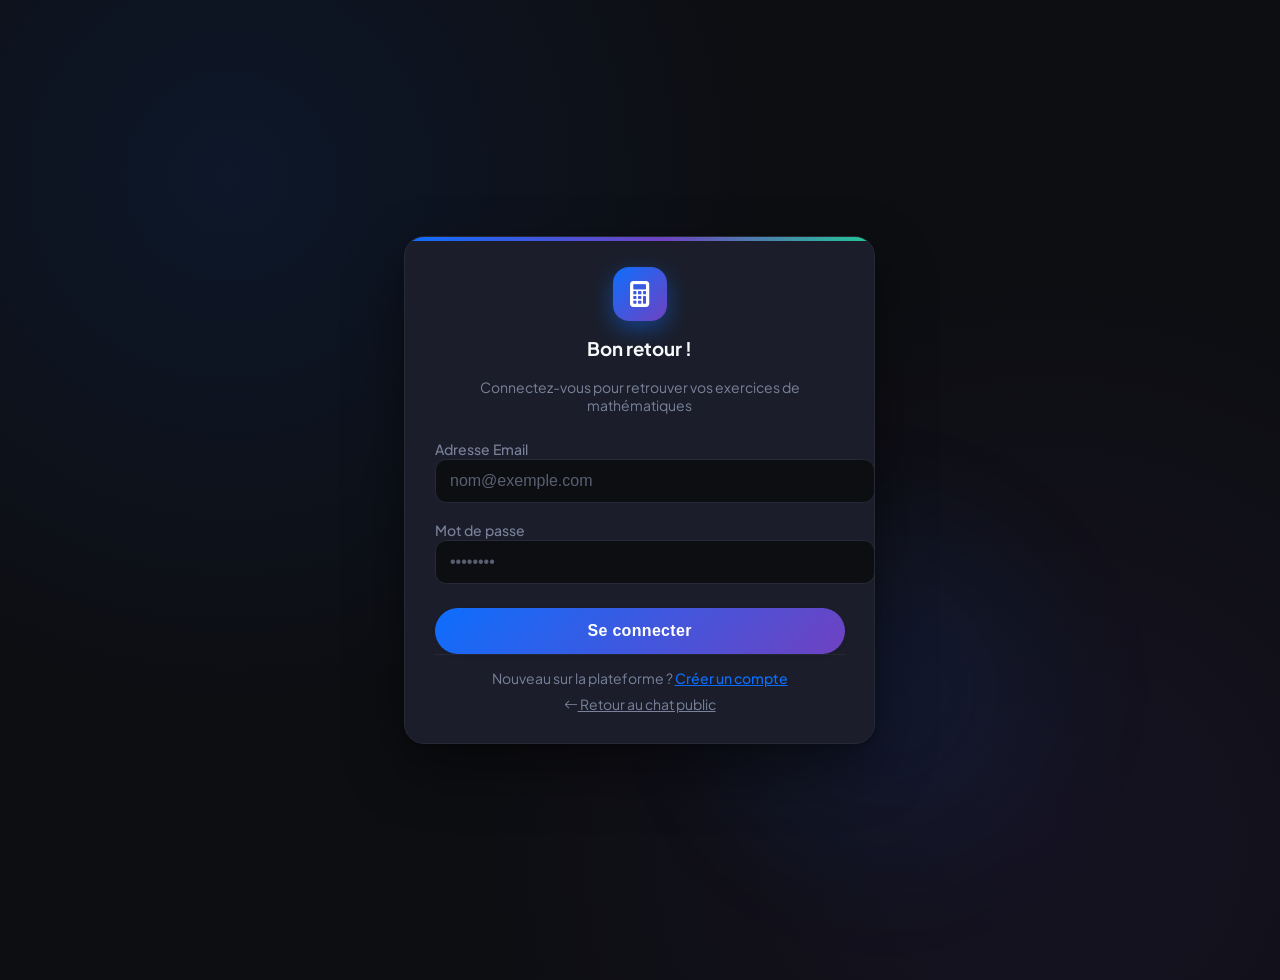
<file: frontend/index.html>
<!DOCTYPE html>
<html lang="fr" data-theme="sombre">
<head>
  <meta charset="UTF-8">
  <meta name="viewport" content="width=device-width, initial-scale=1.0">
  <meta name="description" content="AI Math Chatbot - Assistant intelligent pour résoudre vos problèmes de mathématiques étape par étape.">
  <title>AI Math Chatbot - Résolveur Premium</title>

  <script>
    if (!localStorage.getItem("token")) {
      window.location.href = "pages/connexion.html";
    }
  </script>

  <link href="./css/bootstrap.min.css" rel="stylesheet">
  <link href="./css/style.css" rel="stylesheet">

  <link rel="stylesheet" href="./vendor/katex/katex.min.css">
  <script src="./vendor/katex/katex.min.js"></script>
  <script src="./vendor/katex/auto-render.min.js"></script>

  <link rel="stylesheet" href="./vendor/bootstrap-icons/bootstrap-icons.min.css">

  <style>
    :root, :root[data-theme="sombre"]{
      --bg-void:#0B0D14; --bg-panel:#11141D; --bg-panel-2:#161A26;
      --bg-bubble-bot:#161A26; --bg-bubble-user:#2A2748;
      --ink:#E7E6F0; --ink-dim:#8C8FA3; --line:#232737;
      --accent:#8B7CFF; --accent-soft:rgba(139,124,255,0.12);
      --radius-lg:20px; --radius-sm:10px;
    }

    /* ── MODE CLAIR : palette dédiée, lisible, pas un simple inversion ── */
    :root[data-theme="clair"]{
      --bg-void:#F6F5FB; --bg-panel:#FFFFFF; --bg-panel-2:#F0EEF9;
      --bg-bubble-bot:#FFFFFF; --bg-bubble-user:#EDE9FE;
      --ink:#1E1B2E; --ink-dim:#6B6680; --line:#E2DFF0;
      --accent:#6F5FE8; --accent-soft:rgba(111,95,232,0.10);
      --radius-lg:20px; --radius-sm:10px;
    }
    *{ box-sizing:border-box; }

    html,body{ height:100%; }

    body{
      font-family: -apple-system, "Segoe UI", Roboto, Helvetica, Arial, sans-serif;
      background:
        radial-gradient(ellipse 900px 500px at 12% -10%, rgba(139,124,255,0.10), transparent 60%),
        radial-gradient(ellipse 700px 500px at 110% 10%, rgba(242,183,5,0.06), transparent 55%),
        var(--bg-void);
      color: var(--ink);
      margin:0;
    }
    [data-theme="clair"] body{
      background:
        radial-gradient(ellipse 900px 500px at 12% -10%, rgba(111,95,232,0.06), transparent 60%),
        radial-gradient(ellipse 700px 500px at 110% 10%, rgba(242,183,5,0.05), transparent 55%),
        var(--bg-void);
    }

    /* ── Surcharge des classes Bootstrap codées en dur pour le mode sombre,
       afin qu'elles restent lisibles en mode clair ── */
    [data-theme="clair"] .text-light{ color: var(--ink) !important; }
    [data-theme="clair"] .text-secondary{ color: var(--ink-dim) !important; }
    [data-theme="clair"] .text-muted{ color: var(--ink-dim) !important; }
    [data-theme="clair"] .border-secondary{ border-color: var(--line) !important; }
    [data-theme="clair"] .bg-transparent{ background-color: transparent !important; }
    [data-theme="clair"] .dropdown-menu-manuel{ box-shadow:0 12px 30px -10px rgba(30,27,46,0.15); }
    [data-theme="clair"] .sidebar::before{ color: rgba(111,95,232,0.06); }
    [data-theme="clair"] .sidebar .text-primary.fw-bold{ color:#FFFFFF !important; }
    [data-theme="clair"] .msg-bot .bubble{ box-shadow:0 2px 10px rgba(30,27,46,0.05); }
    [data-theme="clair"] .msg-user .bubble{ border-color: rgba(111,95,232,0.18); }
    [data-theme="clair"] ::-webkit-scrollbar-thumb{ background: var(--line); }
    [data-theme="clair"] .sidebar{ box-shadow: 2px 0 12px rgba(30,27,46,0.03); }


    /* ── Typographie d'accent : titres & math en serif éditorial ── */
    h1,h2,h3,h4,h5,h6,
    #current-chat-title{
      font-family: Georgia, "Times New Roman", serif;
      letter-spacing:-0.01em;
    }
    .katex{ font-size: 1.05em; }
    #app-wrapper{ height:100vh; overflow:hidden; }

    .sidebar{ width:280px; min-width:280px; background:var(--bg-panel); border-right:1px solid var(--line); position:relative; transition: transform .2s ease; }
    .sidebar::before{ content:"∑"; position:absolute; top:-28px; right:-18px; font-family: Georgia, 'Times New Roman', serif; font-size:170px; color:rgba(139,124,255,0.05); pointer-events:none; line-height:1; }
    .sidebar .p-3.border-bottom{ border-color:var(--line) !important; }
    .sidebar .fw-bold.fs-5{ font-family: Georgia, 'Times New Roman', serif; font-weight:600; letter-spacing:-0.01em; }
    .sidebar .text-primary.fw-bold{ display:inline-flex; align-items:center; justify-content:center; width:30px; height:30px; border-radius:9px; background:linear-gradient(135deg,var(--accent),#5B4FE0); color:#0B0D14 !important; font-family: 'Courier New', monospace; font-weight:700; font-size:15px; }

    #btn-nouveau-chat{ background:linear-gradient(135deg,var(--accent),#6F5FE8); border:none; letter-spacing:0.01em; transition:transform .15s ease, box-shadow .15s ease; box-shadow:0 6px 20px -6px rgba(139,124,255,0.55); }
    #btn-nouveau-chat:hover{ transform:translateY(-1px); box-shadow:0 10px 24px -6px rgba(139,124,255,0.65); }

    #recherche-chat{ background:var(--bg-panel-2) !important; border:1px solid var(--line) !important; border-radius:var(--radius-sm); color:var(--ink) !important; }
    #recherche-chat::placeholder{ color:var(--ink-dim); }
    #recherche-chat:focus{ border-color:var(--accent) !important; box-shadow:0 0 0 3px var(--accent-soft) !important; }

    #liste-chats{ scrollbar-width:thin; scrollbar-color:var(--line) transparent; }
    #liste-chats::-webkit-scrollbar{ width:6px; }
    #liste-chats::-webkit-scrollbar-thumb{ background:var(--line); border-radius:10px; }
    .chat-sidebar-item{ transition:background .15s ease; border:1px solid transparent; position:relative; }
    .chat-sidebar-item:hover{ background:var(--bg-panel-2) !important; border-color:var(--line); }
    .chat-sidebar-item.actif{ background:var(--accent-soft) !important; border-color:rgba(139,124,255,0.35); }
    .chat-sidebar-item.actif span{ color:var(--ink) !important; font-weight:600; }
    .btn-menu-chat{ color:var(--ink-dim); opacity:0.55; transition:opacity .15s ease, background .15s ease; background:transparent; border:none; flex-shrink:0; width:26px; height:26px; border-radius:7px; display:flex; align-items:center; justify-content:center; }
    .chat-sidebar-item:hover .btn-menu-chat, .chat-sidebar-item.actif .btn-menu-chat{ opacity:1; }
    .btn-menu-chat:hover{ color:var(--accent); background:var(--accent-soft); opacity:1; }
    /* ── Menu contextuel "Renommer / Supprimer" d'un chat ── */
    .menu-chat-contextuel{
      display:none; position:absolute; right:6px; top:calc(100% - 4px); z-index:1060;
      background:var(--bg-panel); border:1px solid var(--line); border-radius:var(--radius-sm);
      min-width:170px; padding:6px; list-style:none; margin:0; box-shadow:0 12px 30px -10px rgba(0,0,0,0.5);
    }
    .menu-chat-contextuel.ouvert{ display:block; }
    .menu-chat-contextuel button{
      display:flex; align-items:center; gap:8px; width:100%; text-align:left; background:none; border:none;
      color:var(--ink); border-radius:8px; padding:8px 10px; font-size:0.85rem;
    }
    .menu-chat-contextuel button:hover{ background:var(--accent-soft); }
    .menu-chat-contextuel button.danger{ color:#E2566B; }
    .menu-chat-contextuel button.danger:hover{ background:rgba(226,86,107,0.12); }
    #lien-mon-compte:hover, #btn-parametres:hover{ color:var(--accent) !important; }

    .main-content{ background:transparent; min-width:0; }
    .chat-header{ border-bottom:1px solid var(--line); backdrop-filter:blur(6px); }
    #current-chat-title{ font-size:1.05rem; font-weight:600; color:var(--ink) !important; }
    #btn-toggle-theme{ font-size:0.85rem !important; border:1px solid var(--line); border-radius:var(--radius-sm); }
    #btn-toggle-theme:hover{ border-color:var(--accent); color:var(--accent) !important; }
    #btn-toggle-sidebar{ display:none; border:1px solid var(--line); border-radius:var(--radius-sm); color:var(--ink-dim); }

    #welcome-message{ max-width:620px; margin:auto; }
    #welcome-message h4{ font-size:2rem; font-weight:600; background:linear-gradient(135deg,#E7E6F0,#A89BFF); -webkit-background-clip:text; background-clip:text; -webkit-text-fill-color:transparent; }
    [data-theme="clair"] #welcome-message h4{ background:linear-gradient(135deg,#1E1B2E,#6F5FE8); -webkit-background-clip:text; background-clip:text; -webkit-text-fill-color:transparent; }
    #welcome-message p{ font-size:0.98rem; }

    /* ── Suggestions rapides sur l'écran d'accueil ── */
    .suggestions-rapides{ display:flex; flex-wrap:wrap; gap:10px; justify-content:center; margin-top:22px; }
    .suggestion-chip{
      background:var(--bg-panel-2); border:1px solid var(--line); color:var(--ink);
      border-radius:14px; padding:10px 16px; font-size:0.85rem; cursor:pointer;
      transition:border-color .15s ease, transform .15s ease; text-align:left;
    }
    .suggestion-chip:hover{ border-color:var(--accent); transform:translateY(-2px); }
    .suggestion-chip i{ color:var(--accent); margin-right:6px; }

    /* ── Sélecteur de modèle (header) ── */
    #btn-selecteur-modele{ background:var(--bg-panel-2); border:1px solid var(--line); border-radius:var(--radius-sm); color:var(--ink); font-size:0.85rem; }
    #btn-selecteur-modele:hover{ border-color:var(--accent); }
    .dropdown-menu-manuel{
      display:none; position:absolute; right:0; top:calc(100% + 6px); z-index:1050;
      background:var(--bg-panel); border:1px solid var(--line); border-radius:var(--radius-sm);
      min-width:220px; padding:6px; list-style:none; margin:0; box-shadow:0 12px 30px -10px rgba(0,0,0,0.5);
    }
    .dropdown-menu-manuel.ouvert{ display:block; }
    .dropdown-menu-manuel .dropdown-item{ color:var(--ink); border-radius:8px; padding:8px 10px; font-size:0.85rem; text-decoration:none; display:block; }
    .dropdown-menu-manuel .dropdown-item:hover{ background:var(--accent-soft); }

    .msg-container{ display:flex; margin-bottom:18px; }
    .msg-bot{ justify-content:flex-start; }
    .msg-user{ justify-content:flex-end; }
    .msg-container .bubble{ max-width:72%; padding:14px 18px; line-height:1.55; font-size:0.96rem; overflow-wrap:break-word; }
    .msg-bot .bubble p:last-child{ margin-bottom:0 !important; }
    .msg-bot .bubble ul{ margin-bottom:0.5rem; }
    .texte-en-flux{ white-space:pre-wrap; }
    .msg-bot .bubble{ background:var(--bg-bubble-bot); border:1px solid var(--line); border-radius:4px var(--radius-lg) var(--radius-lg) var(--radius-lg); color:var(--ink); }
    .msg-user .bubble{ background:var(--bg-bubble-user); border:1px solid rgba(139,124,255,0.25); border-radius:var(--radius-lg) 4px var(--radius-lg) var(--radius-lg); color:var(--ink); }

    /* Lisibilité des formules mathématiques (KaTeX) — couleur liée au thème
       (avant : blanc fixe, invisible en mode clair sur fond clair) */
    .msg-bot .katex{ font-size: 1.15em; color: var(--ink); }
    .msg-bot .katex-display{
      background: var(--bg-panel-2);
      border: 1px solid var(--line);
      border-left: 3px solid var(--accent);
      border-radius: var(--radius-sm);
      padding: 14px 16px;
      margin: 10px 0 !important;
      overflow-x: auto;
    }

    /* Indicateur "l'IA réfléchit" — points animés, toujours visible */
    .typing-dots{ display:flex; align-items:center; gap:5px; padding: 4px 2px; }
    .typing-dots span{
      width:7px; height:7px; border-radius:50%;
      background: var(--accent);
      display:inline-block;
      animation: typing-bounce 1.2s infinite ease-in-out both;
    }
    .typing-dots span:nth-child(1){ animation-delay: -0.28s; }
    .typing-dots span:nth-child(2){ animation-delay: -0.14s; }
    @keyframes typing-bounce{
      0%, 80%, 100% { transform: scale(0.6); opacity:0.5; }
      40% { transform: scale(1); opacity:1; }
    }

    .input-zone{ border-top:1px solid var(--line); }
    .bg-dark-custom{ background:var(--bg-panel) !important; border-color:var(--line) !important; transition:border-color .15s ease, box-shadow .15s ease; }
    .bg-dark-custom:focus-within{ border-color:var(--accent) !important; box-shadow:0 0 0 3px var(--accent-soft); }
    #input-message{ font-size:0.97rem; }
    #input-message::placeholder{ color:var(--ink-dim); }

    /* Boutons d'action ronds (façon chatbot moderne) */
    #btn-upload, #btn-micro{
      width:38px; height:38px;
      display:flex !important; align-items:center; justify-content:center;
      border-radius:50%;
      flex-shrink:0;
    }
    #btn-upload:hover, #btn-micro:hover{
      color: var(--accent) !important;
      background: var(--accent-soft) !important;
    }
    #btn-envoyer{
      width:42px; height:42px;
      padding:0 !important;
      border-radius:50%;
      flex-shrink:0;
      display:flex; align-items:center; justify-content:center;
      background:linear-gradient(135deg,var(--accent),#6F5FE8); border:none; font-weight:600;
      transition:transform .15s ease, box-shadow .15s ease;
      white-space:nowrap;
    }
    #btn-envoyer .btn-label{ display:none; }
    #btn-envoyer i{ font-size:1.05rem; }
    #btn-envoyer:hover{ transform:translateY(-1px) scale(1.04); box-shadow:0 8px 18px -6px rgba(139,124,255,0.55); }
    #btn-envoyer:disabled{ opacity:0.4; cursor:not-allowed; transform:none; }
    #apercu-fichiers .badge{ background:var(--bg-panel-2) !important; border:1px solid var(--line); font-weight:500; border-radius:var(--radius-sm); }
    .animate-pulse{ animation:pulse-mic 1.1s ease-in-out infinite; }
    @keyframes pulse-mic{ 0%,100%{opacity:1;} 50%{opacity:.4;} }

    a:focus-visible, button:focus-visible, input:focus-visible, textarea:focus-visible{ outline:2px solid var(--accent); outline-offset:2px; }
    @media (prefers-reduced-motion: reduce){ *{ animation:none !important; transition:none !important; } }

    /* ── RESPONSIVE MOBILE ── */
    @media (max-width: 768px){
      .sidebar{ position:fixed; z-index:1040; height:100vh; top:0; left:0; transform:translateX(-100%); box-shadow:0 0 30px rgba(0,0,0,0.5); }
      .sidebar.sidebar-ouverte{ transform:translateX(0); }
      #btn-toggle-sidebar{ display:inline-flex !important; }
      .msg-container .bubble{ max-width:88%; font-size:0.92rem; }
      .chat-header{ padding-left:1rem !important; padding-right:1rem !important; }
      .input-zone{ padding-left:1rem !important; padding-right:1rem !important; }
      #welcome-message h4{ font-size:1.5rem; }
      #btn-envoyer span.btn-label{ display:none; }
      .sidebar-overlay{ display:none; position:fixed; inset:0; background:rgba(0,0,0,0.5); z-index:1039; }
      .sidebar-overlay.actif{ display:block; }
    }
  </style>
</head>
<body>

  <div class="d-flex" id="app-wrapper">

    <div class="sidebar-overlay" id="sidebar-overlay"></div>

    <aside class="sidebar d-flex flex-column" id="sidebar">
      <div class="p-3 border-bottom border-secondary d-flex align-items-center gap-2">
        <span class="text-primary fw-bold">∑</span>
        <span class="fw-bold fs-5 text-light">AI Math Chatbot</span>
      </div>

      <div class="p-3 pb-2">
        <button class="btn btn-primary w-100 d-flex align-items-center justify-content-center gap-2 rounded-pill fw-semibold shadow-sm" id="btn-nouveau-chat">
          <i class="bi bi-plus-lg"></i> Nouvelle conversation
        </button>
      </div>

      <div class="px-3 pb-2">
        <div class="dropdown-manuel position-relative w-100">
          <button class="btn btn-sm d-flex align-items-center justify-content-center gap-2 w-100" id="btn-selecteur-modele">
            <i class="bi bi-stars"></i> <span id="modele-actuel">Basique</span> <i class="bi bi-chevron-down small ms-auto"></i>
          </button>
          <ul class="dropdown-menu-manuel" id="menu-selecteur-modele" style="left:0; right:0; width:100%;">
            <li><a href="#" class="dropdown-item" data-modele="Basique">⚡ Basique — rapide</a></li>
            <li><a href="#" class="dropdown-item" data-modele="Pro">✨ Pro — plus précis</a></li>
            <li><a href="#" class="dropdown-item" data-modele="Max">🚀 Max — puissance maximale</a></li>
          </ul>
        </div>
      </div>

      <div class="px-3 pb-2">
        <input type="text" class="form-control bg-transparent border-secondary text-light small" id="recherche-chat" placeholder="Rechercher..." aria-label="Rechercher une conversation">
      </div>

      <div class="flex-grow-1 overflow-auto px-2" id="liste-chats">
        <div class="text-secondary small px-2">Chargement de l'historique...</div>
      </div>

      <div class="p-3 border-top border-secondary d-flex align-items-center justify-content-between">
        <a href="pages/connexion.html" class="d-flex align-items-center gap-2 text-decoration-none text-secondary" id="lien-mon-compte">
          <i class="bi bi-person-circle"></i>
          <span class="small fw-medium">Mon compte</span>
        </a>
        <a href="pages/parametres.html" class="text-secondary" aria-label="Ouvrir les paramètres">
          <i class="bi bi-gear" id="btn-parametres" title="Paramètres"></i>
        </a>
      </div>
    </aside>

    <main class="main-content d-flex flex-column flex-grow-1">
      <header class="chat-header d-flex align-items-center justify-content-between px-4 py-3">
        <div class="d-flex align-items-center gap-2">
          <button class="btn btn-link text-secondary p-1" id="btn-toggle-sidebar" aria-label="Ouvrir le menu">
            <i class="bi bi-list fs-4"></i>
          </button>
          <h6 class="m-0 fw-semibold" id="current-chat-title">Nouvelle discussion</h6>
        </div>
        <div class="d-flex align-items-center gap-2">
          <button class="btn btn-link text-secondary p-2 fs-6 d-flex align-items-center gap-1" id="btn-toggle-theme" title="Changer de thème" aria-label="Changer de thème">
            <i class="bi bi-moon-stars"></i>
          </button>
        </div>
      </header>

      <section class="chat-zone flex-grow-1 overflow-auto px-4 py-3" id="zone-messages" style="scroll-behavior: smooth;">
        <div class="text-center text-secondary my-auto py-5" id="welcome-message">
          <div class="fs-1 mb-2" style="color:var(--accent);">∫</div>
          <h4 class="mt-1 fw-bold text-light">Bienvenue sur AI Math Chatbot</h4>
          <p class="text-muted mx-auto" style="max-width: 500px;">
            Posez votre question mathématique, importez un exercice ou utilisez votre micro pour démarrer.
          </p>
          <div class="suggestions-rapides">
            <button class="suggestion-chip" data-suggestion="Résous l'équation du second degré x² - 5x + 6 = 0 étape par étape."><i class="bi bi-calculator"></i>Résoudre une équation</button>
            <button class="suggestion-chip" data-suggestion="Calcule la dérivée de f(x) = x³ ln(x) et explique chaque étape."><i class="bi bi-graph-up"></i>Calculer une dérivée</button>
            <button class="suggestion-chip" data-suggestion="Explique-moi comment calculer une intégrale par parties avec un exemple."><i class="bi bi-infinity"></i>Comprendre les intégrales</button>
            <button class="suggestion-chip" data-suggestion="Démontre le théorème de Pythagore."><i class="bi bi-triangle"></i>Une démonstration</button>
          </div>
        </div>
      </section>

      <footer class="input-zone px-4 py-3">
        <div class="mx-auto" style="max-width: 800px;">
          <div id="apercu-fichiers" class="d-flex gap-2 mb-2 flex-wrap"></div>

          <div class="card shadow-lg border-secondary rounded-4 overflow-hidden bg-dark-custom">
            <div class="input-group align-items-center px-3 py-2 flex-nowrap">
              <button class="btn btn-link text-secondary p-2 shadow-none" id="btn-upload" title="Joindre un fichier" aria-label="Joindre un fichier">
                <i class="bi bi-paperclip fs-5"></i>
              </button>
              <input type="file" id="input-fichier" multiple accept=".pdf,.jpg,.jpeg,.png,.docx" hidden>

              <textarea class="form-control border-0 bg-transparent text-light shadow-none px-2" id="input-message" rows="1" placeholder="Écrivez votre question mathématique..." aria-label="Zone de saisie du message" style="resize: none; max-height: 200px;" required></textarea>

              <button class="btn btn-link text-secondary p-2 shadow-none" id="btn-micro" title="Enregistrement vocal" aria-label="Utiliser le micro">
                <i class="bi bi-mic fs-5"></i>
              </button>

              <button class="btn btn-primary rounded-3 px-3 py-2 d-flex align-items-center gap-2" id="btn-envoyer" title="Envoyer" aria-label="Envoyer le message">
                <span class="btn-label">Envoyer</span> <i class="bi bi-send-fill"></i>
              </button>
            </div>
          </div>

          <p class="text-center text-muted small mt-2 mb-0">
            AI Math Chatbot peut faire des erreurs. Prenez soin de vérifier les étapes majeures.
          </p>
        </div>
      </footer>
    </main>

  </div>

  <script src="./js/api.js"></script>
  <script src="./js/theme.js"></script>
  <script src="./js/audio.js"></script>
  <script src="./js/chat.js"></script>
  <script>
    // Sidebar mobile (ouverture/fermeture)
    const sidebarEl = document.getElementById("sidebar");
    const overlayEl = document.getElementById("sidebar-overlay");
    const btnToggle = document.getElementById("btn-toggle-sidebar");
    function ouvrirSidebar(){ sidebarEl.classList.add("sidebar-ouverte"); overlayEl.classList.add("actif"); }
    function fermerSidebar(){ sidebarEl.classList.remove("sidebar-ouverte"); overlayEl.classList.remove("actif"); }
    if (btnToggle) btnToggle.addEventListener("click", ouvrirSidebar);
    if (overlayEl) overlayEl.addEventListener("click", fermerSidebar);
  </script>
</body>
</html>
</file>
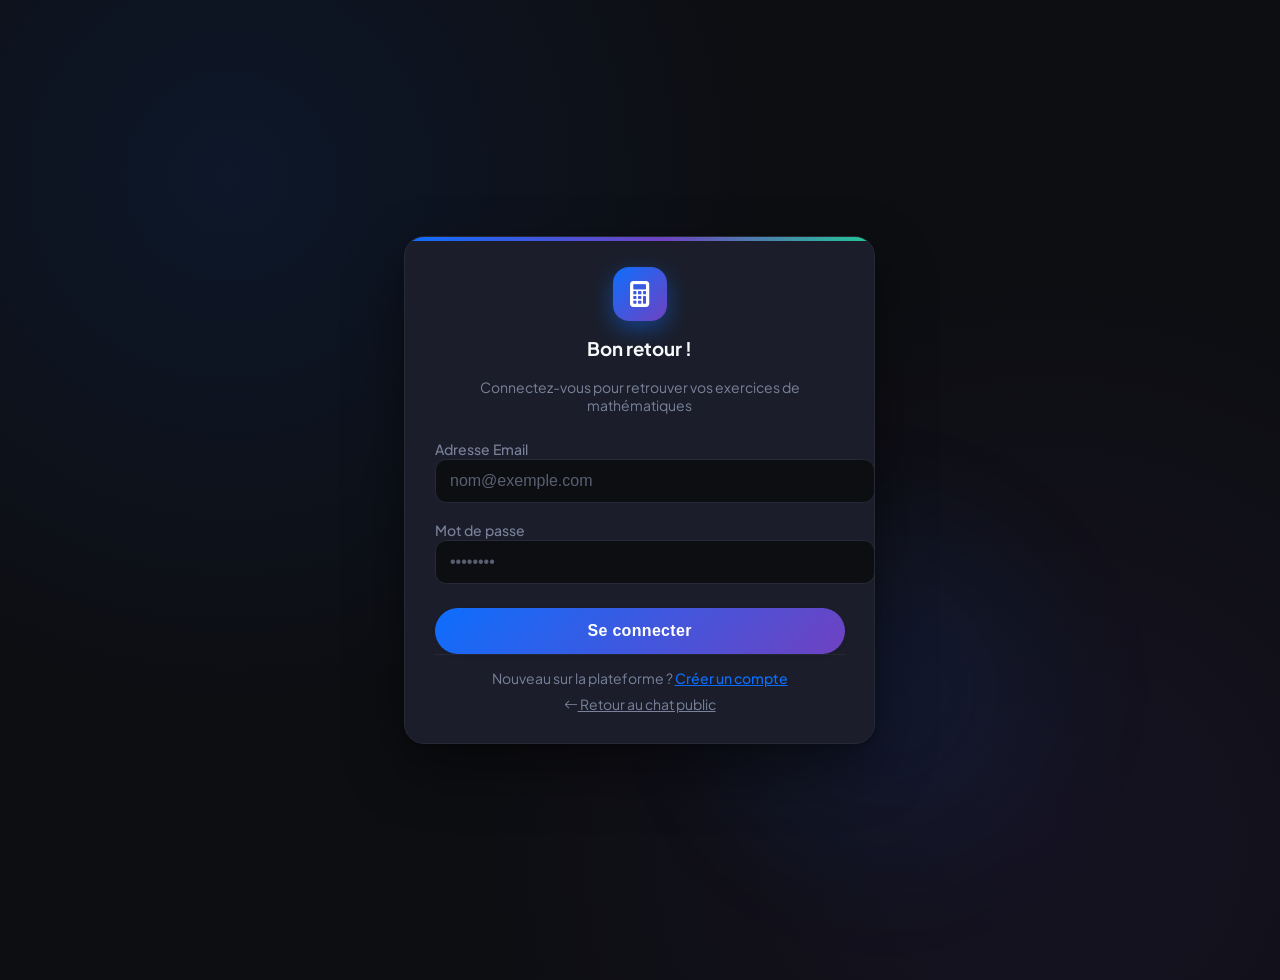
<file: frontend/pages/admin.html>
<!DOCTYPE html>
<html lang="fr" data-theme="sombre">
<head>
  <meta charset="UTF-8">
  <meta name="viewport" content="width=device-width, initial-scale=1.0">
  <title>Administration · AI Math Chatbot</title>

  <script>
    if (!localStorage.getItem("token")) { window.location.href = "connexion.html"; }
  </script>

  <link href="../css/bootstrap.min.css" rel="stylesheet">
  <link href="../vendor/bootstrap-icons/bootstrap-icons.min.css" rel="stylesheet">
  <link href="../css/style.css" rel="stylesheet">
</head>
<body class="admin-body admin-layout">

  <!-- ░░ SIDEBAR ░░ -->
  <aside class="admin-sidebar">
    <div class="admin-brand">
      <span class="auth-logo" style="width:40px;height:40px;border-radius:11px;font-size:1.2rem;margin:0;"><i class="bi bi-shield-lock-fill"></i></span>
      <div class="admin-brand-text">
        <strong>AI Math</strong>
        <small>Administration</small>
      </div>
    </div>

    <nav class="admin-nav">
      <button class="admin-nav-item active" data-panel="overview"><i class="bi bi-grid-1x2-fill"></i> Vue d'ensemble</button>
      <button class="admin-nav-item" data-panel="users"><i class="bi bi-people-fill"></i> Utilisateurs <span class="nav-count" id="nav-count-users">0</span></button>
      <button class="admin-nav-item" data-panel="models"><i class="bi bi-cpu-fill"></i> Modèles IA <span class="nav-count" id="nav-count-models">0</span></button>
      <button class="admin-nav-item" data-panel="account"><i class="bi bi-person-gear"></i> Mon compte</button>
    </nav>

    <div class="admin-sidebar-foot">
      <div class="admin-userbox">
        <span class="admin-avatar" id="admin-avatar">A</span>
        <div class="admin-userinfo">
          <strong id="admin-nom">Administrateur</strong>
          <small id="admin-bienvenue">superadmin</small>
        </div>
      </div>
      <a href="../index.html" class="admin-foot-link"><i class="bi bi-arrow-left-short"></i> Retour à l'application</a>
      <button class="admin-foot-link danger" id="btn-logout"><i class="bi bi-box-arrow-right"></i> Déconnexion</button>
    </div>
  </aside>

  <!-- ░░ ZONE PRINCIPALE ░░ -->
  <main class="admin-main">
    <header class="admin-main-top">
      <div>
        <h4 class="m-0 fw-bold text-light" id="page-titre">Vue d'ensemble</h4>
        <span class="text-secondary small" id="page-soustitre">Statistiques générales de la plateforme</span>
      </div>
      <button class="btn btn-outline-light btn-sm rounded-pill px-3" id="btn-refresh"><i class="bi bi-arrow-clockwise"></i> Actualiser</button>
    </header>

    <div class="admin-content">

      <!-- Panneau : Vue d'ensemble -->
      <section class="admin-panel active" data-panel="overview">
        <div class="stats-grid" id="zone-stats"></div>
      </section>

      <!-- Panneau : Utilisateurs -->
      <section class="admin-panel" data-panel="users">
        <div class="admin-card">
          <div class="admin-card-head">
            <h6 class="m-0 fw-bold text-light"><i class="bi bi-people-fill me-2"></i>Gestion des utilisateurs</h6>
            <div class="admin-search">
              <i class="bi bi-search"></i>
              <input type="text" id="filtre-users" class="form-control auth-input" placeholder="Rechercher un utilisateur…">
            </div>
          </div>
          <div class="table-responsive">
            <table class="table admin-table align-middle mb-0">
              <thead>
                <tr>
                  <th>Utilisateur</th><th>Type</th><th>Statut</th><th>Rôle</th><th class="text-end">Actions</th>
                </tr>
              </thead>
              <tbody id="tbody-users"></tbody>
            </table>
          </div>
        </div>
      </section>

      <!-- Panneau : Modèles IA -->
      <section class="admin-panel" data-panel="models">
        <div class="admin-card">
          <div class="admin-card-head">
            <h6 class="m-0 fw-bold text-light"><i class="bi bi-cpu-fill me-2"></i>Modèles d'intelligence artificielle</h6>
            <button class="btn btn-primary btn-sm rounded-pill px-3" id="btn-ajouter-modele"><i class="bi bi-plus-lg"></i> Nouveau modèle</button>
          </div>

          <form id="form-modele" class="admin-form-ajout d-none">
            <input class="form-control auth-input" id="m-nom" placeholder="Nom (ex : Pro)" required>
            <input class="form-control auth-input" id="m-desc" placeholder="Description">
            <input class="form-control auth-input" id="m-gemini" placeholder="gemini-2.5-flash" required>
            <button class="btn btn-success" type="submit"><i class="bi bi-check-lg"></i> Créer</button>
          </form>

          <div class="table-responsive">
            <table class="table admin-table align-middle mb-0">
              <thead>
                <tr>
                  <th>ID</th><th>Nom</th><th>Description</th><th>Modèle Gemini</th><th>Actif</th><th class="text-end">Actions</th>
                </tr>
              </thead>
              <tbody id="tbody-modeles"></tbody>
            </table>
          </div>
        </div>
      </section>

      <!-- Panneau : Mon compte -->
      <section class="admin-panel" data-panel="account">
        <div class="admin-card account-card">
          <div class="admin-card-head">
            <h6 class="m-0 fw-bold"><i class="bi bi-shield-lock me-2"></i>Changer mon mot de passe</h6>
          </div>
          <form id="form-mdp" class="account-form">
            <div class="champ">
              <label for="mdp-ancien">Mot de passe actuel</label>
              <input type="password" id="mdp-ancien" class="form-control auth-input" placeholder="••••••••" autocomplete="current-password" required>
            </div>
            <div class="champ">
              <label for="mdp-nouveau">Nouveau mot de passe</label>
              <input type="password" id="mdp-nouveau" class="form-control auth-input" placeholder="Au moins 6 caractères" minlength="6" autocomplete="new-password" required>
            </div>
            <div class="champ">
              <label for="mdp-confirme">Confirmer le nouveau mot de passe</label>
              <input type="password" id="mdp-confirme" class="form-control auth-input" placeholder="••••••••" minlength="6" autocomplete="new-password" required>
            </div>
            <button type="submit" class="btn btn-primary rounded-pill px-4"><i class="bi bi-check-lg"></i> Mettre à jour</button>
          </form>
        </div>
      </section>

    </div>
  </main>

  <div class="admin-toasts" id="admin-toasts"></div>

  <script src="../js/api.js"></script>
  <script src="../js/theme.js"></script>
  <script src="../js/admin.js"></script>
</body>
</html>
</file>
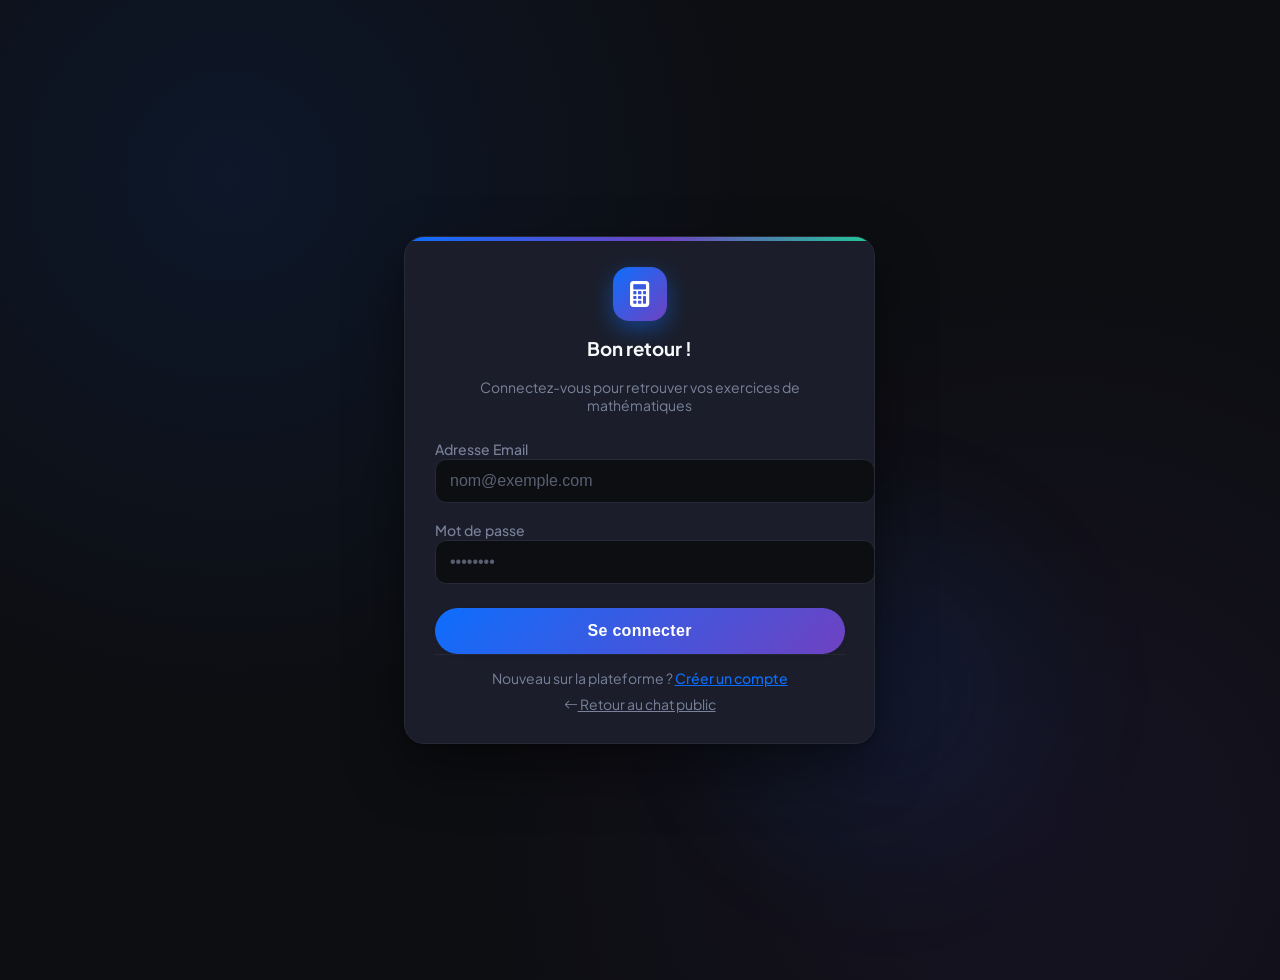
<file: frontend/pages/connexion.html>
<!DOCTYPE html>
<html lang="fr" data-theme="sombre">
<head>
  <meta charset="UTF-8">
  <meta name="viewport" content="width=device-width, initial-scale=1.0">
  <title>Connexion - AI Math Chatbot</title>
  
  <link href="../css/bootstrap.min.css" rel="stylesheet">
  <link href="../vendor/bootstrap-icons/bootstrap-icons.min.css" rel="stylesheet">
  <link href="https://fonts.googleapis.com/css2?family=Plus+Jakarta+Sans:wght@400;500;600;700&display=swap" rel="stylesheet">
  <link href="../css/style.css" rel="stylesheet">
</head>
<body class="auth-body">

  <div class="auth-card p-4 mx-3">
    <div class="text-center mb-4">
      <span class="auth-logo"><i class="bi bi-calculator-fill"></i></span>
      <h3 class="fw-bold mt-2 text-light">Bon retour !</h3>
      <p class="text-muted small mb-0">Connectez-vous pour retrouver vos exercices de mathématiques</p>
    </div>

    <form id="form-connexion">
      <div class="alert alert-danger d-none small p-2" id="error-message" role="alert"></div>

      <div class="mb-3">
        <label for="email" class="form-label text-secondary small fw-medium">Adresse Email</label>
        <input type="email" class="form-control auth-input" id="email" placeholder="nom@exemple.com" required autocomplete="email">
      </div>

      <div class="mb-4">
        <label for="password" class="form-label text-secondary small fw-medium">Mot de passe</label>
        <input type="password" class="form-control auth-input" id="password" placeholder="••••••••" required autocomplete="current-password">
      </div>

      <button type="submit" class="btn btn-primary w-100 rounded-pill fw-semibold py-2 shadow-sm">
        Se connecter
      </button>
    </form>

    <div class="text-center mt-4 border-top border-secondary pt-3">
      <p class="text-muted small mb-0">
        Nouveau sur la plateforme ? <a href="inscription.html" class="text-primary text-decoration-none fw-medium">Créer un compte</a>
      </p>
      <a href="../index.html" class="text-secondary small d-inline-block mt-2 text-decoration-none">
        <i class="bi bi-arrow-left"></i> Retour au chat public
      </a>
    </div>
  </div>

  <script src="../js/api.js"></script>
  <script src="../js/auth.js"></script>
  <script src="../js/theme.js"></script>
</body>
</html>
</file>
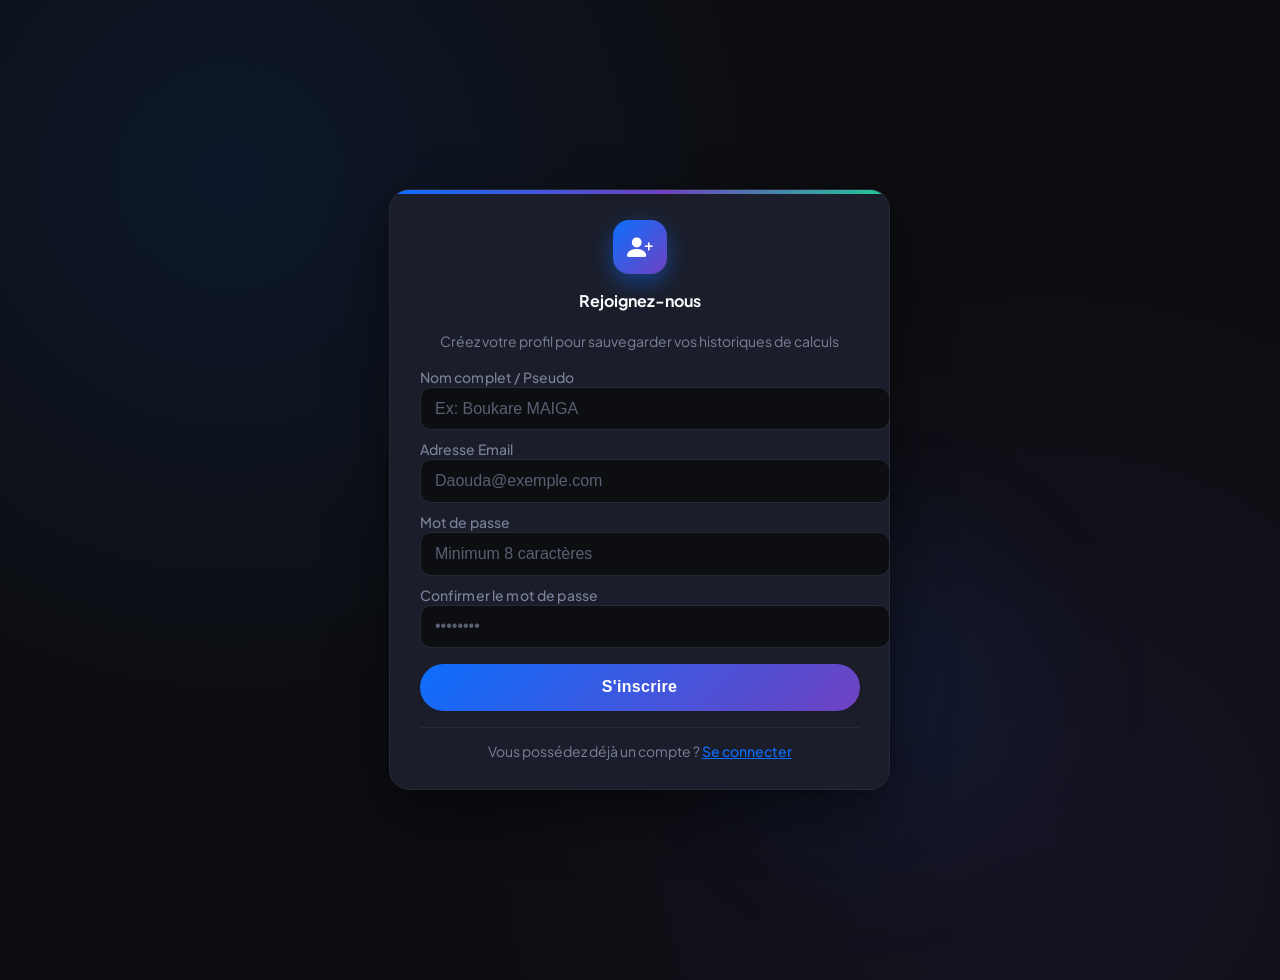
<file: frontend/pages/inscription.html>
<!DOCTYPE html>
<html lang="fr" data-theme="sombre">
<head>
  <meta charset="UTF-8">
  <meta name="viewport" content="width=device-width, initial-scale=1.0">
  <title>Inscription - AI Math Chatbot</title>
  
  <link href="../css/bootstrap.min.css" rel="stylesheet">
  <link href="../vendor/bootstrap-icons/bootstrap-icons.min.css" rel="stylesheet">
  <link href="https://fonts.googleapis.com/css2?family=Plus+Jakarta+Sans:wght@400;500;600;700&display=swap" rel="stylesheet">
  <link href="../css/style.css" rel="stylesheet">
</head>
<body class="auth-body">

  <div class="auth-card p-4 mx-3" style="max-width: 440px;">
    <div class="text-center mb-3">
      <span class="auth-logo"><i class="bi bi-person-plus-fill"></i></span>
      <h4 class="fw-bold mt-2 mb-1 text-light">Rejoignez-nous</h4>
      <p class="text-muted small mb-0">Créez votre profil pour sauvegarder vos historiques de calculs</p>
    </div>

    <form id="form-inscription">
      <div class="alert alert-danger d-none small p-2" id="error-message" role="alert"></div>

      <div class="mb-2">
        <label for="nom" class="form-label text-secondary small fw-medium">Nom complet / Pseudo</label>
        <input type="text" class="form-control auth-input" id="nom" placeholder="Ex: Boukare MAIGA" required autocomplete="name">
      </div>

      <div class="mb-2">
        <label for="email" class="form-label text-secondary small fw-medium">Adresse Email</label>
        <input type="email" class="form-control auth-input" id="email" placeholder="Daouda@exemple.com" required autocomplete="email">
      </div>

      <div class="mb-2">
        <label for="password" class="form-label text-secondary small fw-medium">Mot de passe</label>
        <input type="password" class="form-control auth-input" id="password" placeholder="Minimum 8 caractères" minlength="8" required autocomplete="new-password">
      </div>

      <div class="mb-3">
        <label for="password-confirm" class="form-label text-secondary small fw-medium">Confirmer le mot de passe</label>
        <input type="password" class="form-control auth-input" id="password-confirm" placeholder="••••••••" minlength="8" required autocomplete="new-password">
      </div>

      <button type="submit" class="btn btn-primary w-100 rounded-pill fw-semibold py-2 shadow-sm">
        S'inscrire
      </button>
    </form>

    <div class="text-center mt-3 border-top border-secondary pt-3">
      <p class="text-muted small mb-0">
        Vous possédez déjà un compte ? <a href="connexion.html" class="text-primary text-decoration-none fw-medium">Se connecter</a>
      </p>
    </div>
  </div>

  <script src="../js/api.js"></script>
  <script src="../js/auth.js"></script>
  <script src="../js/theme.js"></script>
</body>
</html>
</file>
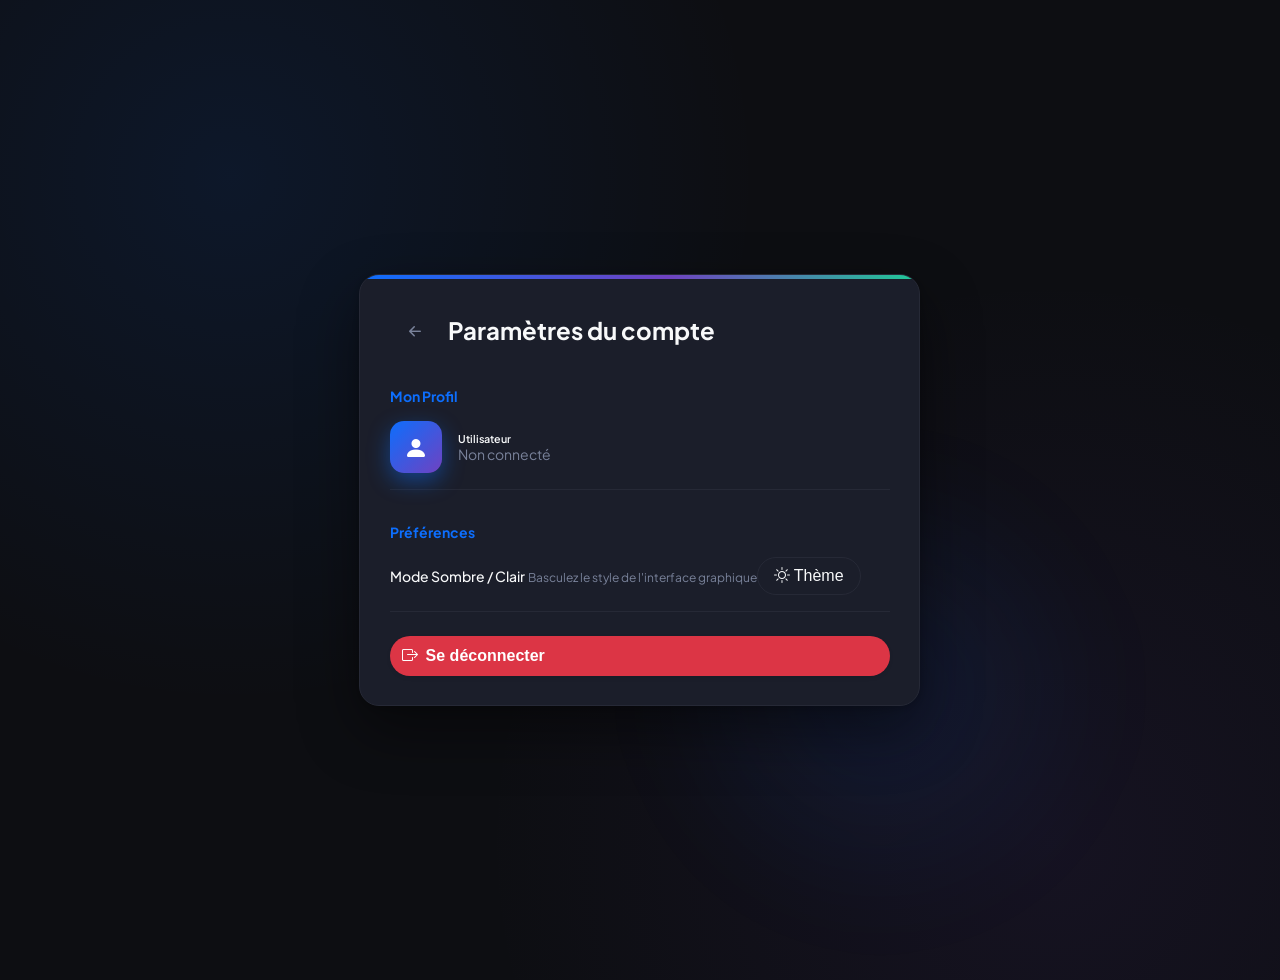
<file: frontend/pages/parametres.html>
<!DOCTYPE html>
<html lang="fr" data-theme="sombre">
<head>
  <meta charset="UTF-8">
  <meta name="viewport" content="width=device-width, initial-scale=1.0">
  <title>Paramètres - AI Math Chatbot</title>
  
  <link href="../css/bootstrap.min.css" rel="stylesheet">
  <link href="../vendor/bootstrap-icons/bootstrap-icons.min.css" rel="stylesheet">
  <link href="https://fonts.googleapis.com/css2?family=Plus+Jakarta+Sans:wght@400;500;600;700&display=swap" rel="stylesheet">
  <link href="../css/style.css" rel="stylesheet">
</head>
<body class="auth-body">

  <div class="auth-card p-4 mx-3" style="max-width: 500px;">
    <div class="d-flex align-items-center gap-2 mb-4">
      <a href="../index.html" class="btn btn-link text-secondary p-0 fs-4" aria-label="Retour au chatbot">
        <i class="bi bi-arrow-left-short"></i>
      </a>
      <h3 class="fw-bold m-0 text-light fs-4">Paramètres du compte</h3>
    </div>

    <div class="mb-4 pb-3 border-bottom border-secondary">
      <h6 class="text-primary fw-bold mb-3 small text-uppercase tracking-wider">Mon Profil</h6>
      <div class="d-flex align-items-center gap-3 mb-3">
        <span class="auth-logo" style="width:52px;height:52px;border-radius:14px;font-size:1.5rem;margin:0;"><i class="bi bi-person-fill"></i></span>
        <div>
          <h6 class="m-0 text-light fw-semibold" id="param-nom-utilisateur">Utilisateur</h6>
          <p class="m-0 text-muted small" id="param-email-utilisateur">Non connecté</p>
        </div>
      </div>
    </div>

    <div class="mb-4 pb-3 border-bottom border-secondary">
      <h6 class="text-primary fw-bold mb-3 small text-uppercase tracking-wider">Préférences</h6>
      <div class="d-flex align-items-center justify-content-between mb-3">
        <div>
          <span class="text-light small d-block fw-medium">Mode Sombre / Clair</span>
          <span class="text-muted d-block" style="font-size: 0.75rem;">Basculez le style de l'interface graphique</span>
        </div>
        <button class="btn btn-outline-secondary btn-sm rounded-pill px-3 text-light border-secondary" id="btn-toggle-theme-param" aria-label="Changer de thème">
          <i class="bi bi-sun"></i> Thème
        </button>
      </div>
    </div>

    <!-- Accès administration (affiché uniquement pour les admins) -->
    <a href="admin.html" id="lien-admin" class="btn btn-primary w-100 rounded-pill fw-semibold py-2 mb-3 d-none align-items-center justify-content-center gap-2">
      <i class="bi bi-shield-lock"></i> Tableau de bord administrateur
    </a>

    <div>
      <button class="btn btn-danger w-100 rounded-pill fw-semibold py-2 shadow-sm d-flex align-items-center justify-content-center gap-2" id="btn-logout-param">
        <i class="bi bi-box-arrow-right"></i> Se déconnecter
      </button>
    </div>
  </div>

  <script>
    document.addEventListener("DOMContentLoaded", () => {
        const userData = localStorage.getItem("user");
        if (userData) {
            try {
                const user = JSON.parse(userData);
                document.getElementById("param-nom-utilisateur").innerText = user.nom || "Utilisateur";
                document.getElementById("param-email-utilisateur").innerText = user.email || "";
            } catch (e) {
                console.error("Erreur parsing user data");
            }
        }

        // Affiche le lien d'administration uniquement si l'utilisateur est admin.
        const token = localStorage.getItem("token");
        if (token) {
            fetch(`${API_URL}/api/admin/verifier`, {
                headers: { "Authorization": `Bearer ${token}` }
            })
            .then(r => r.ok ? r.json() : null)
            .then(data => {
                if (data && data.est_admin) {
                    const lien = document.getElementById("lien-admin");
                    lien.classList.remove("d-none");
                    lien.classList.add("d-flex");
                }
            })
            .catch(() => {});
        }

        const btnLogout = document.getElementById("btn-logout-param");
        if (btnLogout) {
            btnLogout.addEventListener("click", () => {
                localStorage.removeItem("token");
                localStorage.removeItem("user");
                window.location.href = "connexion.html";
            });
        }

        const btnThemeParam = document.getElementById("btn-toggle-theme-param");
        if (btnThemeParam) {
            btnThemeParam.addEventListener("click", () => {
                const htmlTag = document.documentElement;
                const currentTheme = htmlTag.getAttribute("data-theme");
                const newTheme = currentTheme === "sombre" ? "clair" : "sombre";
                
                htmlTag.setAttribute("data-theme", newTheme);
                localStorage.setItem("theme", newTheme);
                
                const icon = btnThemeParam.querySelector("i");
                if(icon) {
                    icon.className = newTheme === "sombre" ? "bi bi-sun" : "bi bi-moon-stars";
                }
            });
        }
    });
  </script>
  <script src="../js/api.js"></script>
  <script src="../js/theme.js"></script>
</body>
</html>
</file>
<file: frontend/css/style.css>
/* ==========================================================================
   1. VARIABLES GLOBALES & THÈMES (Sombre / Clair)
   ========================================================================== */
:root[data-theme="sombre"] {
  --bg-main: #0d0e12;
  --bg-sidebar: #161820;
  --bg-card: #1b1e2a;
  --border-color: #262936;
  --text-main: #f8f9fa;
  --text-muted: #79829a;
  --primary-color: #0d6efd;
  --primary-hover: #0b5ed7;
  --msg-user-bg: #0d6efd;
  --msg-bot-bg: #1b1e2a;
  --bg-custom-input: #1b1e2a;
}

:root[data-theme="clair"] {
  --bg-main: #f8f9fa;
  --bg-sidebar: #f0f2f5;
  --bg-card: #ffffff;
  --border-color: #dee2e6;
  --text-main: #212529;
  --text-muted: #6c757d;
  --primary-color: #0d6efd;
  --primary-hover: #0b5ed7;
  --msg-user-bg: #0d6efd;
  --msg-bot-bg: #e9ecef;
  --bg-custom-input: #ffffff;
}

/* Base Universelle */
body {
  background-color: var(--bg-main);
  color: var(--text-main);
  overflow: hidden;
  transition: background-color 0.3s ease, color 0.3s ease;
  font-family: 'Plus Jakarta Sans', sans-serif;
}

#app-wrapper {
  height: 100vh;
  width: 100vw;
}

/* Liens & Utilitaires */
.hover-light {
  transition: color 0.2s ease;
}
.hover-light:hover {
  color: var(--text-main) !important;
}

/* Correction Contraste Accessibilité (Lien mon compte) */
#lien-mon-compte {
  color: var(--text-muted) !important;
}
#lien-mon-compte:hover {
  color: var(--text-main) !important;
}

/* ==========================================================================
   2. ZONE 1 — BARRE LATÉRALE (SIDEBAR)
   ========================================================================== */
.sidebar {
  width: 280px;
  min-width: 280px;
  background-color: var(--bg-sidebar);
  border-right: 1px solid var(--border-color);
  height: 100vh;
  transition: background-color 0.3s ease, border-color 0.3s ease;
}

/* Items de l'historique des salons */
.chat-sidebar-item {
  transition: background-color 0.2s ease, color 0.2s ease;
  color: var(--text-muted) !important;
}
.chat-sidebar-item:hover {
  background-color: var(--bg-card);
  color: var(--text-main) !important;
}

/* ==========================================================================
   3. ZONE 2 — CONTENU PRINCIPAL & MESSAGES
   ========================================================================== */
.main-content {
  background-color: var(--bg-main);
  transition: background-color 0.3s ease;
}

.chat-header {
  background-color: var(--bg-main);
  border-bottom: 1px solid var(--border-color);
  transition: background-color 0.3s ease, border-color 0.3s ease;
}

/* Zone de défilement des messages */
.chat-zone {
  background-color: var(--bg-main);
  scroll-behavior: smooth;
  display: flex;
  flex-direction: column;
}

/* --- STRUCTURE DES BULLES DE DISCUSSION --- */
.msg-container {
  display: flex;
  margin-bottom: 1.2rem;
  width: 100%;
  animation: fadeIn 0.25s ease-in-out;
}

.msg-user {
  justify-content: flex-end;
}

.msg-bot {
  justify-content: flex-start;
}

.bubble {
  max-width: 75%;
  padding: 0.9rem 1.3rem;
  border-radius: 1.2rem;
  box-shadow: 0 4px 12px rgba(0, 0, 0, 0.03);
  line-height: 1.5;
  word-wrap: break-word;
}

/* Bulle Utilisateur */
.msg-user .bubble {
  background-color: var(--msg-user-bg);
  color: #ffffff;
  border-bottom-right-radius: 0.2rem;
}

/* Bulle Assistant IA */
.msg-bot .bubble {
  background-color: var(--msg-bot-bg);
  color: var(--text-main);
  border: 1px solid var(--border-color);
  border-bottom-left-radius: 0.2rem;
}

/* Gestion du rendu KaTeX (évite les débordements des longues équations) */
.katex-display {
  overflow-x: auto;
  overflow-y: hidden;
  padding: 0.3rem 0;
}

/* ==========================================================================
   4. ZONE DE SAISIE & COMPOSANTS EN BAS (INPUT ZONE)
   ========================================================================== */
.input-zone {
  background-color: var(--bg-main);
  transition: background-color 0.3s ease;
}

.bg-dark-custom {
  background-color: var(--bg-custom-input) !important;
  border: 1px solid var(--border-color) !important;
  transition: background-color 0.3s ease, border-color 0.3s ease;
}

/* Animation pour l'enregistrement micro en cours */
.animate-pulse {
  animation: pulse 1.5s infinite;
}

/* ==========================================================================
   5. DESIGN DES PAGES COMPLEMENTAIRES (CONNEXION, INSCRIPTION & PARAMETRES)
   ========================================================================== */
.auth-body {
  color: var(--text-main);
  min-height: 100vh;
  display: flex;
  align-items: center;
  justify-content: center;
  padding: 2rem 1.5rem;
  position: relative;
  /* Défilement vertical autorisé quand le contenu dépasse l'écran
     (page inscription sur petits écrans), mais pas de scroll horizontal. */
  overflow-x: hidden;
  overflow-y: auto;
  background-color: var(--bg-main);
  background-image:
    radial-gradient(circle at 18% 18%, rgba(13, 110, 253, 0.10), transparent 40%),
    radial-gradient(circle at 82% 86%, rgba(111, 66, 193, 0.09), transparent 42%);
  transition: background-color 0.3s ease;
}

/* Halo lumineux animé en fond, derrière la carte */
.auth-body::before {
  content: "";
  position: fixed;
  top: 50%;
  left: 50%;
  pointer-events: none;
  width: 480px;
  height: 480px;
  border-radius: 50%;
  background: radial-gradient(circle, rgba(13, 110, 253, 0.10), transparent 70%);
  filter: blur(40px);
  z-index: 0;
  animation: floatGlow 12s ease-in-out infinite alternate;
}

@keyframes floatGlow {
  from { transform: translate(-60px, -40px) scale(1); }
  to   { transform: translate(60px, 50px) scale(1.15); }
}

.auth-card {
  position: relative;
  z-index: 1;
  background-color: var(--bg-card);
  border: 1px solid var(--border-color);
  border-radius: 1.25rem;
  box-shadow: 0 24px 60px rgba(0, 0, 0, 0.45), 0 2px 8px rgba(0, 0, 0, 0.2);
  max-width: 410px;
  width: 100%;
  padding: 1.85rem !important;
  margin: auto;
  overflow: hidden;
  animation: authCardIn 0.5s cubic-bezier(0.22, 1, 0.36, 1) both;
  transition: background-color 0.3s ease, border-color 0.3s ease;
}

/* Liseré dégradé en haut de la carte */
.auth-card::before {
  content: "";
  position: absolute;
  top: 0;
  left: 0;
  right: 0;
  height: 4px;
  background: linear-gradient(90deg, var(--primary-color), #6f42c1 55%, #20c997);
}

@keyframes authCardIn {
  from { opacity: 0; transform: translateY(18px) scale(0.97); }
  to   { opacity: 1; transform: translateY(0) scale(1); }
}

/* Badge logo circulaire en haut de la carte */
.auth-logo {
  width: 54px;
  height: 54px;
  border-radius: 16px;
  display: inline-flex;
  align-items: center;
  justify-content: center;
  font-size: 1.6rem;
  color: #fff;
  background: linear-gradient(135deg, var(--primary-color), #6f42c1);
  box-shadow: 0 8px 22px rgba(13, 110, 253, 0.45);
  margin-bottom: 0.5rem;
}

.auth-card .form-label {
  margin-bottom: 0.35rem;
  letter-spacing: 0.01em;
}

.auth-input {
  background-color: var(--bg-main) !important;
  border: 1px solid var(--border-color) !important;
  color: var(--text-main) !important;
  border-radius: 0.7rem !important;
  padding: 0.55rem 0.9rem !important;
  transition: border-color 0.2s ease, box-shadow 0.2s ease, background-color 0.2s ease;
}
.auth-input::placeholder { color: var(--text-muted); opacity: 0.7; }
.auth-input:focus {
  background-color: var(--bg-card) !important;
  border-color: var(--primary-color) !important;
  box-shadow: 0 0 0 0.2rem rgba(13, 110, 253, 0.22) !important;
  outline: none;
}

/* Bouton principal des pages auth : dégradé + effet de survol */
.auth-card .btn-primary {
  background: linear-gradient(135deg, var(--primary-color), #6f42c1) !important;
  border: none !important;
  padding: 0.7rem 1rem !important;
  letter-spacing: 0.02em;
  box-shadow: 0 8px 20px rgba(13, 110, 253, 0.35);
  transition: transform 0.15s ease, box-shadow 0.2s ease, filter 0.2s ease;
}
.auth-card .btn-primary:hover {
  transform: translateY(-2px);
  filter: brightness(1.07);
  box-shadow: 0 12px 26px rgba(13, 110, 253, 0.45);
}
.auth-card .btn-primary:active { transform: translateY(0); }

.auth-card a { transition: color 0.15s ease; }

/* ==========================================================================
   5bis. APERÇU DES FICHIERS JOINTS (miniature instantanée)
   ========================================================================== */
.apercu-fichier {
  background-color: var(--bg-card);
  border: 1px solid var(--border-color);
  color: var(--text-main);
  border-radius: 0.6rem;
  max-width: 200px;
  animation: fadeIn 0.18s ease both;
}
.apercu-media { position: relative; display: inline-flex; flex: 0 0 auto; }
.apercu-vignette {
  width: 34px;
  height: 34px;
  border-radius: 0.45rem;
  object-fit: cover;
  background-color: var(--bg-main);
  color: var(--text-muted);
  font-size: 1rem;
  border: 1px solid var(--border-color);
}
/* Voile sombre + spinner pendant l'upload */
.apercu-spinner {
  position: absolute;
  inset: 0;
  display: flex;
  align-items: center;
  justify-content: center;
  background: rgba(0, 0, 0, 0.45);
  border-radius: 0.45rem;
  color: #fff;
}
.apercu-nom {
  font-size: 0.78rem;
  font-weight: 500;
  white-space: nowrap;
  overflow: hidden;
  text-overflow: ellipsis;
}
.apercu-retirer { font-size: 0.6rem; flex: 0 0 auto; }
.apercu-erreur { border-color: var(--bs-danger, #dc3545); }

/* ==========================================================================
   5ter. PAGE D'ADMINISTRATION
   ========================================================================== */
.admin-body {
  background-color: var(--bg-main);
  color: var(--text-main);
}

/* Disposition générale : sidebar fixe + zone principale défilante */
.admin-layout {
  display: flex;
  height: 100vh;
  overflow: hidden;
}

/* ── Barre latérale ── */
.admin-sidebar {
  width: 256px;
  flex-shrink: 0;
  background-color: var(--bg-sidebar);
  border-right: 1px solid var(--border-color);
  display: flex;
  flex-direction: column;
  padding: 1.1rem 0.9rem;
}
.admin-brand {
  display: flex;
  align-items: center;
  gap: 0.7rem;
  padding: 0.2rem 0.4rem 1rem;
  border-bottom: 1px solid var(--border-color);
  margin-bottom: 0.9rem;
}
.admin-brand-text { display: flex; flex-direction: column; line-height: 1.15; }
.admin-brand-text strong { color: var(--text-main); font-size: 1.02rem; }
.admin-brand-text small { color: var(--text-muted); font-size: 0.72rem; letter-spacing: 0.04em; text-transform: uppercase; }

.admin-nav { display: flex; flex-direction: column; gap: 0.25rem; flex-grow: 1; }
.admin-nav-item {
  display: flex;
  align-items: center;
  gap: 0.65rem;
  width: 100%;
  border: none;
  background: transparent;
  color: var(--text-muted);
  font-size: 0.9rem;
  font-weight: 500;
  text-align: left;
  padding: 0.6rem 0.75rem;
  border-radius: 0.6rem;
  transition: background-color 0.15s ease, color 0.15s ease;
}
.admin-nav-item i { font-size: 1.05rem; }
.admin-nav-item:hover { background-color: var(--bg-card); color: var(--text-main); }
.admin-nav-item.active {
  background: linear-gradient(135deg, rgba(13,110,253,0.18), rgba(111,66,193,0.18));
  color: var(--text-main);
  box-shadow: inset 3px 0 0 var(--primary-color);
}
.nav-count {
  margin-left: auto;
  background-color: var(--bg-main);
  color: var(--text-muted);
  border-radius: 999px;
  font-size: 0.7rem;
  padding: 0.05rem 0.5rem;
  border: 1px solid var(--border-color);
}

.admin-sidebar-foot { border-top: 1px solid var(--border-color); padding-top: 0.8rem; margin-top: 0.5rem; }
.admin-userbox { display: flex; align-items: center; gap: 0.6rem; margin-bottom: 0.7rem; padding: 0 0.3rem; }
.admin-userinfo { display: flex; flex-direction: column; line-height: 1.2; overflow: hidden; }
.admin-userinfo strong { color: var(--text-main); font-size: 0.85rem; white-space: nowrap; overflow: hidden; text-overflow: ellipsis; }
.admin-userinfo small { color: var(--text-muted); font-size: 0.72rem; text-transform: capitalize; }
.admin-foot-link {
  display: flex; align-items: center; gap: 0.5rem;
  width: 100%; border: none; background: transparent;
  color: var(--text-muted); font-size: 0.83rem; text-decoration: none;
  padding: 0.45rem 0.6rem; border-radius: 0.5rem;
}
.admin-foot-link:hover { background-color: var(--bg-card); color: var(--text-main); }
.admin-foot-link.danger:hover { color: #ff6b6b; }

/* Avatar (initiales) */
.admin-avatar {
  flex-shrink: 0;
  width: 38px; height: 38px;
  border-radius: 50%;
  display: inline-flex; align-items: center; justify-content: center;
  font-weight: 700; font-size: 0.85rem; color: #fff;
  background: linear-gradient(135deg, var(--primary-color), #6f42c1);
}
.admin-avatar.sm { width: 32px; height: 32px; font-size: 0.74rem; }

/* ── Zone principale ── */
.admin-main { flex: 1; overflow-y: auto; display: flex; flex-direction: column; }
.admin-main-top {
  position: sticky; top: 0; z-index: 10;
  display: flex; align-items: center; justify-content: space-between;
  padding: 1.1rem 1.6rem;
  background-color: rgba(13,14,18,0.85);
  backdrop-filter: blur(8px);
  border-bottom: 1px solid var(--border-color);
}
.admin-content { padding: 1.6rem; }
.admin-panel { display: none; animation: fadeIn 0.25s ease both; }
.admin-panel.active { display: block; }

/* ── Cartes ── */
.admin-card {
  background-color: var(--bg-card);
  border: 1px solid var(--border-color);
  border-radius: 1rem;
  overflow: hidden;
}
.admin-card-head {
  display: flex; align-items: center; justify-content: space-between;
  gap: 1rem; flex-wrap: wrap;
  padding: 1rem 1.2rem;
  border-bottom: 1px solid var(--border-color);
}

/* Grille des statistiques (indépendante de Bootstrap, dont la grille est absente) */
.stats-grid {
  display: grid;
  grid-template-columns: repeat(5, 1fr);
  gap: 1rem;
}
@media (max-width: 1100px) { .stats-grid { grid-template-columns: repeat(3, 1fr); } }
@media (max-width: 600px)  { .stats-grid { grid-template-columns: repeat(2, 1fr); } }

/* Formulaire d'ajout de modèle (grille maison) */
.admin-form-ajout { display: grid; grid-template-columns: 1fr 1.4fr 1fr auto; gap: 0.5rem; align-items: center; }
@media (max-width: 768px) { .admin-form-ajout { grid-template-columns: 1fr; } }

/* Cartes de statistiques */
.stat-card {
  background-color: var(--bg-card);
  border: 1px solid var(--border-color);
  border-radius: 1rem;
  padding: 1.1rem 1.2rem;
  display: flex; flex-direction: column; gap: 0.15rem;
  transition: transform 0.15s ease, border-color 0.2s ease;
}
.stat-card:hover { transform: translateY(-3px); border-color: var(--primary-color); }
.stat-ic {
  width: 40px; height: 40px; border-radius: 0.6rem;
  display: inline-flex; align-items: center; justify-content: center;
  font-size: 1.15rem; color: #fff; margin-bottom: 0.4rem;
  background: linear-gradient(135deg, var(--primary-color), #6f42c1);
}
.stat-val { font-size: 1.75rem; font-weight: 700; line-height: 1.1; color: var(--text-main); }
.stat-lbl { font-size: 0.76rem; text-transform: uppercase; letter-spacing: 0.04em; color: var(--text-muted); }

/* Recherche utilisateurs */
.admin-search { position: relative; min-width: 250px; }
.admin-search i { position: absolute; left: 0.75rem; top: 50%; transform: translateY(-50%); color: var(--text-muted); pointer-events: none; }
.admin-search .auth-input { padding-left: 2.2rem !important; }

.admin-form-ajout {
  background-color: var(--bg-main);
  border-bottom: 1px solid var(--border-color);
  padding: 1rem 1.2rem;
}

/* ── Tableaux ── */
.admin-table { color: var(--text-main); margin: 0; }
.admin-table thead th {
  background-color: var(--bg-main);
  color: var(--text-muted);
  font-size: 0.72rem; font-weight: 600; letter-spacing: 0.05em; text-transform: uppercase;
  border: none; padding: 0.7rem 1.2rem; white-space: nowrap;
}
.admin-table tbody td { border-color: var(--border-color); padding: 0.7rem 1.2rem; vertical-align: middle; }
.admin-table tbody tr { transition: background-color 0.12s ease; }
.admin-table tbody tr:hover { background-color: rgba(255,255,255,0.03); }
.admin-table code { color: #8ab4f8; background: transparent; font-size: 0.82rem; }

.cellule-user { display: flex; align-items: center; gap: 0.65rem; }
.cellule-user-txt { display: flex; flex-direction: column; line-height: 1.25; }
.cellule-user-txt strong { color: var(--text-main); font-size: 0.88rem; }
.cellule-user-txt small { color: var(--text-muted); font-size: 0.76rem; }

/* Pastilles d'état */
.pill {
  display: inline-flex; align-items: center; gap: 0.3rem;
  font-size: 0.74rem; font-weight: 600; padding: 0.2rem 0.6rem; border-radius: 999px;
}
.pill-ok { color: #34d399; background: rgba(52,211,153,0.12); border: 1px solid rgba(52,211,153,0.3); }
.pill-ko { color: #f87171; background: rgba(248,113,113,0.12); border: 1px solid rgba(248,113,113,0.3); }
.pill-admin { color: #fbbf24; background: rgba(251,191,36,0.12); border: 1px solid rgba(251,191,36,0.3); }

/* Étiquette neutre (type de compte) */
.tag {
  display: inline-block;
  font-size: 0.72rem;
  color: var(--text-muted);
  background-color: var(--bg-main);
  border: 1px solid var(--border-color);
  border-radius: 999px;
  padding: 0.12rem 0.6rem;
}

/* Boutons d'action des tableaux (le Bootstrap local n'inclut pas les variantes outline) */
.admin-body .btn-outline-warning, .auth-body .btn-outline-warning,
.admin-body .btn-outline-danger, .auth-body .btn-outline-danger,
.admin-body .btn-outline-secondary, .auth-body .btn-outline-secondary,
.admin-body .btn-outline-primary, .auth-body .btn-outline-primary {
  background: transparent;
  border: 1px solid;
}
.admin-body .btn-outline-warning, .auth-body .btn-outline-warning { color: #fbbf24; border-color: rgba(251,191,36,0.55); }
.admin-body .btn-outline-warning:hover, .auth-body .btn-outline-warning:hover { background: rgba(251,191,36,0.16); color: #fbbf24; }
.admin-body .btn-outline-danger, .auth-body .btn-outline-danger { color: #f87171; border-color: rgba(248,113,113,0.55); }
.admin-body .btn-outline-danger:hover, .auth-body .btn-outline-danger:hover { background: rgba(248,113,113,0.16); color: #f87171; }
.admin-body .btn-outline-secondary, .auth-body .btn-outline-secondary { color: var(--text-main); border-color: var(--border-color); }
.admin-body .btn-outline-secondary:hover, .auth-body .btn-outline-secondary:hover { background: rgba(127,127,127,0.15); color: var(--text-main); }
.admin-body .btn-outline-primary, .auth-body .btn-outline-primary { color: var(--primary-color); border-color: var(--primary-color); }
.admin-body .btn-outline-light { color: var(--text-main); border: 1px solid var(--border-color); background: transparent; }
.admin-body .btn-outline-light:hover { background: rgba(127,127,127,0.12); }
.admin-table .btn { padding: 0.28rem 0.55rem; border-radius: 0.5rem; line-height: 1; }
.admin-form-ajout .btn-success { white-space: nowrap; }

/* Boutons pleins (Bootstrap local incomplet) */
.auth-body .btn-danger, .admin-body .btn-danger { background-color: #dc3545; border: none; color: #fff; }
.auth-body .btn-danger:hover, .admin-body .btn-danger:hover { background-color: #bb2d3b; color: #fff; }

/* Liens-boutons et bordures sur les pages auth (Bootstrap local incomplet) */
.auth-body .btn-link { color: var(--text-muted); }
.auth-body .btn-link:hover { color: var(--text-main); }
.auth-card .border-bottom { border-bottom: 1px solid var(--border-color) !important; }
.auth-card .border-secondary { border-color: var(--border-color) !important; }

/* Boutons pleins (secours si le Bootstrap local ne les colore pas) */
.admin-body .btn-success { background-color: #198754; border: none; color: #fff; }
.admin-body .btn-success:hover { background-color: #157347; color: #fff; }
.admin-body .btn-primary { background: linear-gradient(135deg, var(--primary-color), #6f42c1); border: none; color: #fff; }
.admin-body .btn-primary:hover { filter: brightness(1.07); color: #fff; }

/* ── Adaptation au thème clair / sombre ──
   Les classes Bootstrap text-light / text-secondary / text-muted sont figées
   (texte blanc/gris) : en thème clair, le texte devenait invisible. On les
   relie aux variables de thème pour qu'elles s'adaptent automatiquement. */
.admin-body .text-light,
.auth-body .text-light { color: var(--text-main) !important; }
.admin-body .text-secondary, .admin-body .text-muted,
.auth-body .text-secondary, .auth-body .text-muted { color: var(--text-muted) !important; }
.admin-body h4, .admin-body h5, .admin-body h6 { color: var(--text-main); }
.admin-body .text-primary, .auth-body .text-primary { color: var(--primary-color) !important; }

/* Barre supérieure : fond suivant le thème (au lieu d'un sombre figé) */
.admin-main-top { background-color: var(--bg-main); }

/* ── Formulaire « Mon compte » ── */
.account-card { max-width: 520px; }
.account-form { padding: 1.3rem 1.4rem; display: flex; flex-direction: column; gap: 1rem; }
.account-form .champ { display: flex; flex-direction: column; gap: 0.35rem; }
.account-form label { font-size: 0.82rem; font-weight: 500; color: var(--text-muted); }
.account-form .btn-primary { align-self: flex-start; margin-top: 0.3rem; }

/* Notifications (toasts) */
.admin-toasts { position: fixed; right: 1rem; bottom: 1rem; z-index: 1080; display: flex; flex-direction: column; gap: 0.5rem; }
.admin-toast {
  color: #fff; padding: 0.65rem 1rem; border-radius: 0.6rem; font-size: 0.86rem;
  display: flex; align-items: center; gap: 0.5rem;
  box-shadow: 0 8px 22px rgba(0,0,0,0.4);
  opacity: 0; transform: translateY(12px); transition: opacity 0.25s ease, transform 0.25s ease;
}
.admin-toast.visible { opacity: 1; transform: translateY(0); }
/* Couleurs explicites (le Bootstrap local n'inclut pas les classes bg-*),
   sinon les toasts étaient invisibles en thème clair. */
.admin-toast.toast-info { background: #0d6efd; color: #fff; }
.admin-toast.toast-success { background: #198754; color: #fff; }
.admin-toast.toast-danger { background: #dc3545; color: #fff; }
.admin-toast.toast-warning { background: #f59e0b; color: #1a1a1a; }

/* Responsive : sidebar repliée en haut sur petit écran */
@media (max-width: 768px) {
  .admin-layout { flex-direction: column; height: auto; overflow: visible; }
  .admin-body { overflow-y: auto; }
  .admin-sidebar { width: 100%; flex-direction: row; flex-wrap: wrap; align-items: center; padding: 0.7rem; }
  .admin-brand { border: none; margin: 0; padding: 0.2rem 0.5rem; }
  .admin-nav { flex-direction: row; flex-wrap: wrap; flex-grow: 1; justify-content: center; }
  .admin-nav-item { width: auto; }
  .admin-sidebar-foot { border: none; padding: 0; margin: 0; display: flex; align-items: center; gap: 0.5rem; }
  .admin-userbox { margin: 0; }
  .admin-main { overflow: visible; }
}

/* ==========================================================================
   6. ANIMATIONS (KEYFRAMES)
   ========================================================================== */
@keyframes fadeIn {
  from { opacity: 0; transform: translateY(5px); }
  to { opacity: 1; transform: translateY(0); }
}

@keyframes pulse {
  0% { transform: scale(1); opacity: 1; }
  50% { transform: scale(1.15); opacity: 0.7; }
  100% { transform: scale(1); opacity: 1; }
}
</file>
